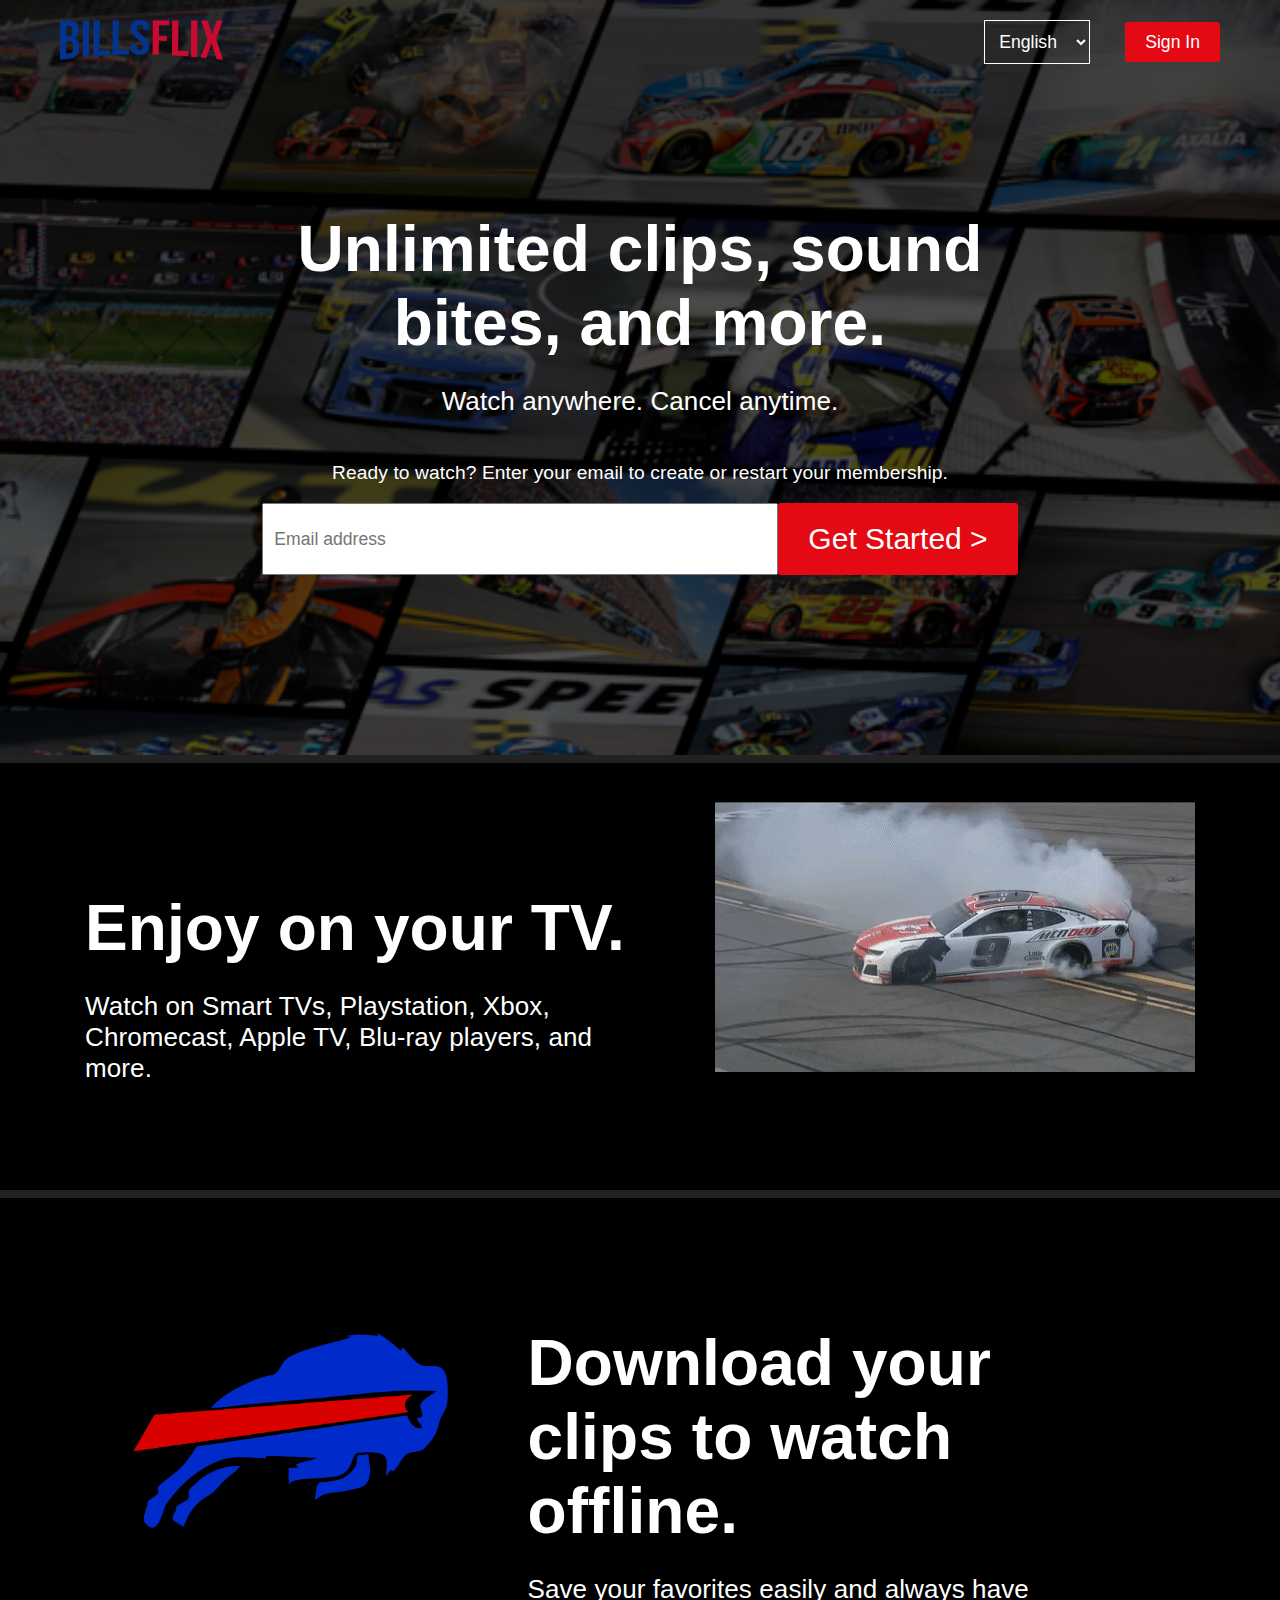
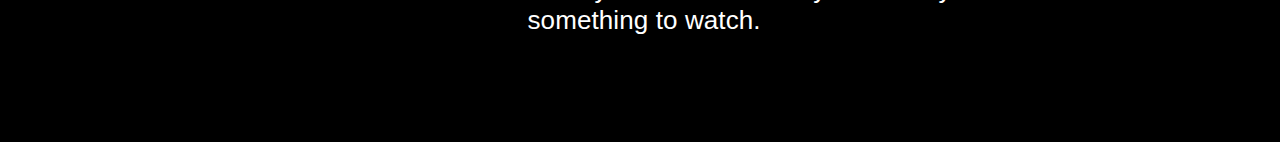
<file: index.html>
<!DOCTYPE html>
<html lang="en">
  <head>
    <meta charset="utf-8" />
    <title>Billsflix - Watch Bills Clips Online</title>
    <link rel="stylesheet" type="text/css" href="css/styles.css" />
    <link rel="stylesheet" type="text/css" href="css/imported.css" />
    <script>
      function swapGIF(elm) {
      elm.src = "images/touchdown.gif";
      }
      function swapPNG(elm) {
      elm.src = "images/buffalo_bills.png";
      }
      </script>
  </head>

  <body>
    <section class="above-the-fold-container">
    <header>
      <nav class="flex-enabled">
        <a href="index.html">
          <img
            class="logo"
            src="images/BillsFlixLogo.png"
            alt="BillsFlix Logo"
          />
        </a>
        <div class="flex-enabled flex-right">
          <ul class="billsflix flex-enabled flex-right">
            <li>
              <select class="select-language">
                <option>English</option>
                <option>Español</option>
              </select>
            </li>
            <li>
              <button class="button-signin">Sign In</button>
            </li>
          </ul>
        </div>
      </nav>
    </header>
    <section class="flex-enabled flex-center flex-column"> 
    <h1 class="billsflix billsflix-title">Unlimited clips, sound bites, and more.</h1>
    <h3 class="billsflix">Watch anywhere. Cancel anytime.</h3>
    <h3 class="billsflix billsflix-subtitle">Ready to watch? Enter your email to create or restart your membership.
    </h3>
    <form class="flex-enabled flex-center" action="getstarted.html">
      <input type="email" class="input-email" placeholder="Email address" />
      <button type="submit" class="button-submit">Get Started &gt;</button>
     </form>
    </section>
    </section>
    <section class="container flex-enabled flex-center">
      <section class="flex-enabled flex-center flex-column" style="width: 550px; padding-right: 80px;">
        <h1 class="billsflix billsflix-title flex-left">
        Enjoy on your TV.
        </h1>
        <h3 class="billsflix flex-left">
        Watch on Smart TVs, Playstation, Xbox, Chromecast, Apple TV, Blu-ray players, and more.
        </h3>
       </section>
      <img src="images/chase_elliot.gif" alt="chase elliot">
    </section>
    <section class="container flex-enabled flex-center">
      <img src="images/buffalo_bills.png" alt="buffalo bills" onmouseover="swapGIF(this)" onmouseout="swapPNG(this)" width="315">
      <section class="flex-enabled flex-center flex-column" style="width: 620px; padding-left: 80px;">
      <h1 class="billsflix billsflix-title flex-left">
      Download your clips to watch offline.
      </h1>
      <h3 class="billsflix flex-left">
      Save your favorites easily and always have something to watch.
      </h3>
      </section>
      </section>
</body>
</html>
</file>
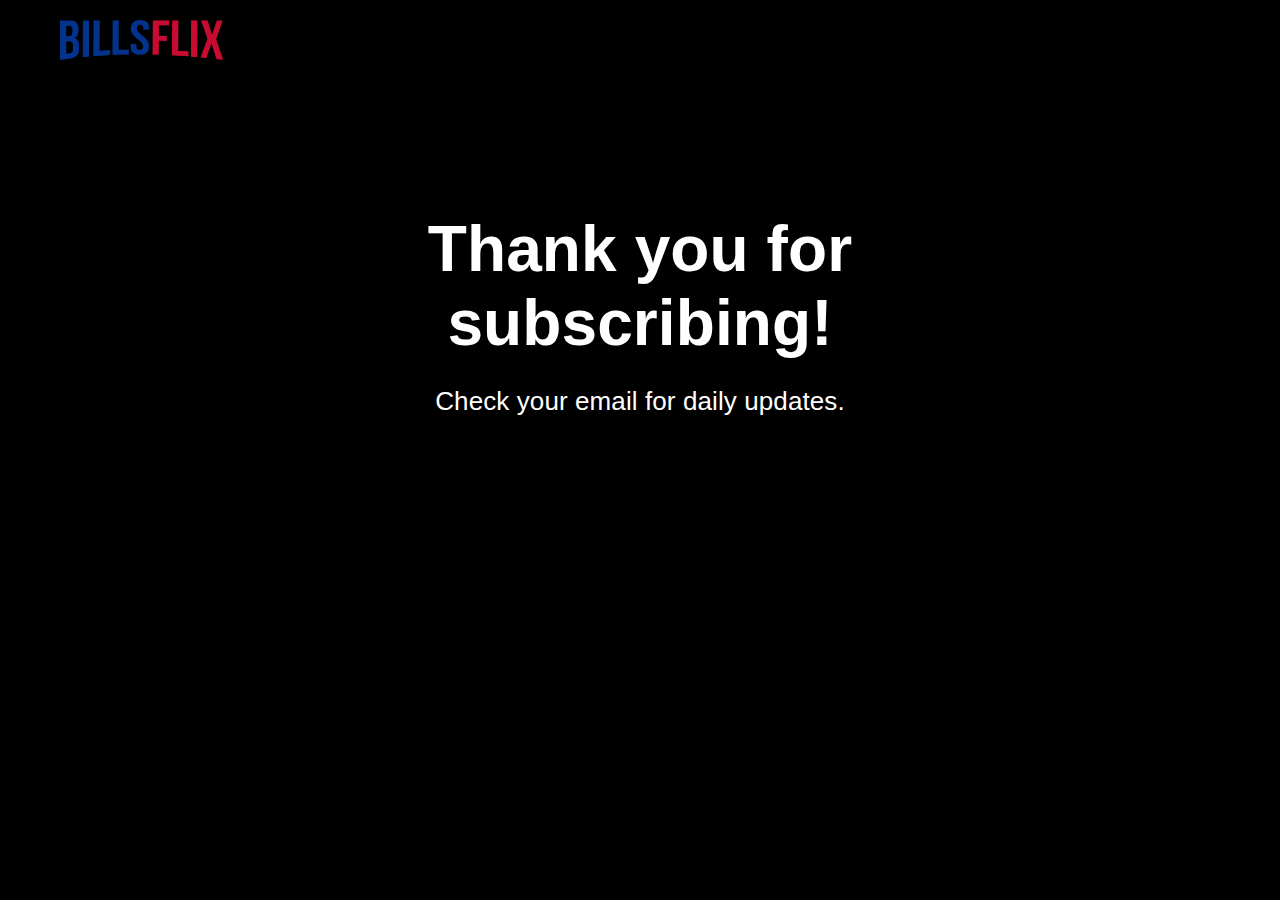
<file: getstarted.html>
<!DOCTYPE html>
<html lang="en">
 <head>
 <meta charset="utf-8" />
 <title>Billsflix - Thank you!</title>
 <link rel="stylesheet" type="text/css" href="css/styles.css" />
 <link rel="stylesheet" type="text/css" href="css/imported.css" />
 </head>
 <body>
 <header>
 <nav class="flex-enabled">
 <a href="index.html">
 <img class="logo" src="images/BillsFlixLogo.png" alt="BillsFlix Logo" />
 </a>
 </nav>
 </header>
 <section class="flex-enabled flex-center flex-column">
 <h1 class="billsflix billsflix-title">Thank you for subscribing!</h1>
 <h3 class="billsflix">Check your email for daily updates.</h3>
 </section>
 </body>
</html>
</file>
<file: css/styles.css>
body {
    box-sizing: border-box;
    margin: 0px;
    color: white;
    font-size: 15px;
    font-weight: 100;
    font-style: normal;
    background-color: black;
    width: 100%;
    height: 100vh;
    background-size: cover;
    background-position: center;
    margin: 0px;
   }
   .logo {
    width: 164px;
    margin-left: 60px;
   }

.billsflix {
    text-align: center;
    max-width: 800px;
    font-family: "Netflix Sans", "Helvetica Neue", Helvetica, Arial, sans-serif;
    font-size: 1.625rem;
    font-weight: 400;
    letter-spacing: 0.1px;
   }

   .billsflix-title {
    margin-top: 2em;
    font-size: 4rem;
    font-weight: 700;
   }

   .billsflix-subtitle {
    font-size: 1.2rem;
   }
   
   .above-the-fold-container{
    width: 100vw;
    background-size: cover;
    padding-bottom: 180px;
    background-image: linear-gradient(
        rgba(0, 0, 0, 0.75),
        rgba(0, 0, 0, 0.65)),
        url("../images/Nascarflix\ background\ image.png"
        );
    }

    .container{
        border-top: #222 solid 8px;
        padding-bottom: 80px;
        }
        
   nav {
    padding: 20px 0px;
   }
   nav ul {
    padding-right: 60px;
   }
   h1, h2, ul {
    margin-block-start: 0;
    margin-block-end: 0;
   }
   button, select {
    color: #fff;
    font-size: 1.1rem;
    cursor: pointer;
   }
   button {
    background-color: #e50914;
    border: none;
    border-radius: 3px;
   }
   .button-signin {
    height: 40px;
    padding: 7px 20px;
   } 
   .select-language {
    border-style: solid;
    border-color: #fff;
    background-color: transparent;
    padding: 10px 10px;
    margin-right: 35px;
   }
   ul{
    list-style: none;
   }
   .flex-enabled {
    display: flex;
   }
   .flex-column {
    flex-direction: column;
   }
   .flex-right {
    flex-direction: row;
    flex: 1;
    justify-content: flex-end;
    align-items: center;
   }
   .flex-center {
    align-items: center;
    justify-content: center;
   }
   .flex-left {
    align-self: flex-start;
    text-align: left;
   }

   .input-email {
    height: 66px;
    min-width: 500px;
    color: #8c8c8c;
    font-size: 1.1rem;
    padding-left: 10px;
   }
   .button-submit {
    height: 72px;
    padding: 0 1em;
    font-size: 1.875rem;
   }
</file>
<file: css/imported.css>
nav {
    padding: 20px 0px;
    }
    nav ul { padding-right: 60px;
    }
    h1, h2, ul { margin-block-start: 0; margin-block-end: 0;
    }
    button, select { color: #fff; font-size: 1.1rem; cursor: pointer;
    }
    button {
    background-color: #e50914; border: none; border-radius: 3px;
    }
    .button-signin { height: 40px; padding: 7px 20px;
    }
    .select-language {
    border-style: solid; border-color: #fff; background-color: transparent; padding: 10px 10px; margin-right: 35px;
    }
    ul{
    list-style: none;
    }
    .flex-enabled { display: flex;
    }
    .flex-column { flex-direction: column;
    }
    .flex-right {
    flex-direction: row;
    flex: 1;
    justify-content: flex-end; align-items: center;
    }
    .flex-center { align-items: center; justify-content: center;
    }
</file>
